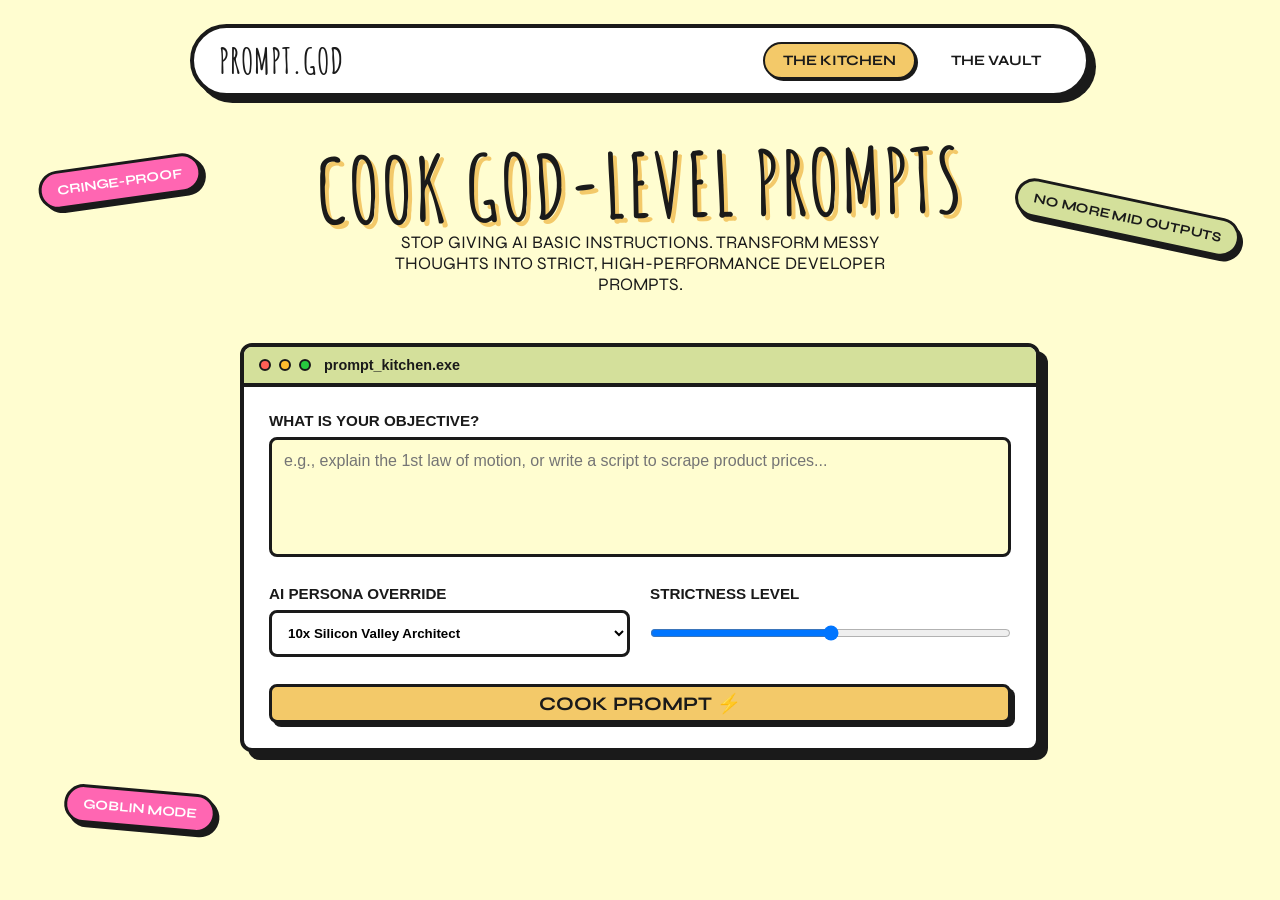
<file: index.html>
<!DOCTYPE html>
<html lang="en">
<head>
    <meta charset="UTF-8">
    <!-- Sets the viewport so the website looks great on both mobile phones and desktop screens -->
    <meta name="viewport"content="width=device-width, initial-scale=1.0">
    <title>PROMPT.GOD // The Kitchen</title>
    <!-- Google Fonts Preconnecting: Speeds up font loading by establishing an early connection to Google's servers -->
    <link rel="preconnect"href="https://fonts.googleapis.com">
    <link rel="preconnect"href="https://fonts.gstatic.com" crossorigin>
    <!-- Importing Amatic SC for that sketchy, hand-drawn Gen-Z title vibe, and Syne for bold headings -->
    <link href="https://fonts.googleapis.com/css2?family=Amatic+SC:wght@700&family=Syne:wght@700&display=swap" rel="stylesheet">
    <!-- Linking our external stylesheet -->
    <link rel="stylesheet"href="style.css">
</head>
<body>
    <!-- Shared Navigation Bar: Allows switching between The Kitchen (generator) and The Vault (pre-made library) -->
    <nav class="navbar">
        <a href="index.html" class="nav-logo"> PROMPT.GOD</a>
        <div class="nav-links">
            <a href="index.html" class="nav-btn active">THE KITCHEN</a>
            <a href="vault.html" class="nav-btn">THE VAULT</a>
        </div>
    </nav>
    <!-- Decorative Y2K Stickers: Absolutely useless for functionality, but 100% necessary for the chaotic teenage aesthetic -->
    <div class="sticker s1"> CRINGE-PROOF</div>
    <div class="sticker s2">NO MORE MID OUTPUTS</div>
    <div class="sticker s3">GOBLIN MODE</div>
    <!-- Main Container: Holds the core interactive elements and centers them on the screen -->
    <main class="app-container">
        <!-- Hero Section: The big eye-catching title and explanation -->
        <header>
            <h1 class="main-title">COOK GOD-LEVEL PROMPTS</h1>
            <p class="tagline">Stop giving AI basic instructions. Transform messy thoughts into strict, high-performance developer prompts.</p>
        </header>

        <!-- Control Box (The Kitchen): Designed to look like an old-school retro Mac terminal window -->
        <section class="card control-box">
            <!-- Window Header with Mac OS style colored window buttons (red, yellow, green) -->
            <div class="card-header">
                <span class="dot red"></span>
                <span class="dot yellow"></span>
                <span class="dot green"></span>
                <span class="window-title">prompt_kitchen.exe</span>
            </div>
            <!-- Body of the window containing form inputs -->
            <div class="card-body">
                <label for="user-intent">What is your objective?</label>
                <!-- Textarea where the user types their vague or messy idea -->
                <textarea id="user-intent" placeholder="e.g., explain the 1st law of motion, or write a script to scrape product prices..."></textarea>
                <!-- 2-Column Grid for selecting AI persona and strictness intensity -->
                <div class="settings-grid">
                    <div>
                        <label for="ai-role">AI Persona Override</label>
                        <!-- Dropdown menu to tell the AI who it should act like -->
                        <select id="ai-role">
                            <option value="genius">10x Silicon Valley Architect</option>
                            <option value="brutal">Savage Senior Code Reviewer</option>
                            <option value="academic">Ivy League Research Professor</option>
                            <option value="goblin">Zero-Fluff Output Goblin</option>
                        </select>
                    </div>
                    <div>
                        <label for="intensity">Strictness Level</label>
                        <!-- Range slider from 1 to 3 to adjust how strict/complex the constraints are -->
                        <input type="range" id="intensity" min="1" max="3" value="2">
                    </div>
                </div>
                <!-- Action Button: type="button" prevents page reloads. We listen to clicks on this ID in JS -->
                <button id="generate-btn" type="button" class="action-btn">COOK PROMPT ⚡</button>
            </div>
        </section>
        <!-- Output Window: Initially hidden using the 'invisible' CSS class. JS removes that class when a prompt is cooked -->
        <section class="card output-box invisible" id="output-window">
            <div class="card-header">
                <span class="window-title">optimized_output.txt</span>
                <button id="copy-btn" type="button" class="copy-btn">COPY TO CLIPBOARD</button>
            </div>
            <div class="card-body">
                <!-- The final text generated by JavaScript will be dynamically injected inside this div -->
                <div id="prompt-output" class="output-text"></div>
            </div>
        </section>
    </main>
    <!-- Linking our external JavaScript engine at the very bottom so DOM elements load first -->
    <script src="script.js"></script>
</body>
</html>
</file>
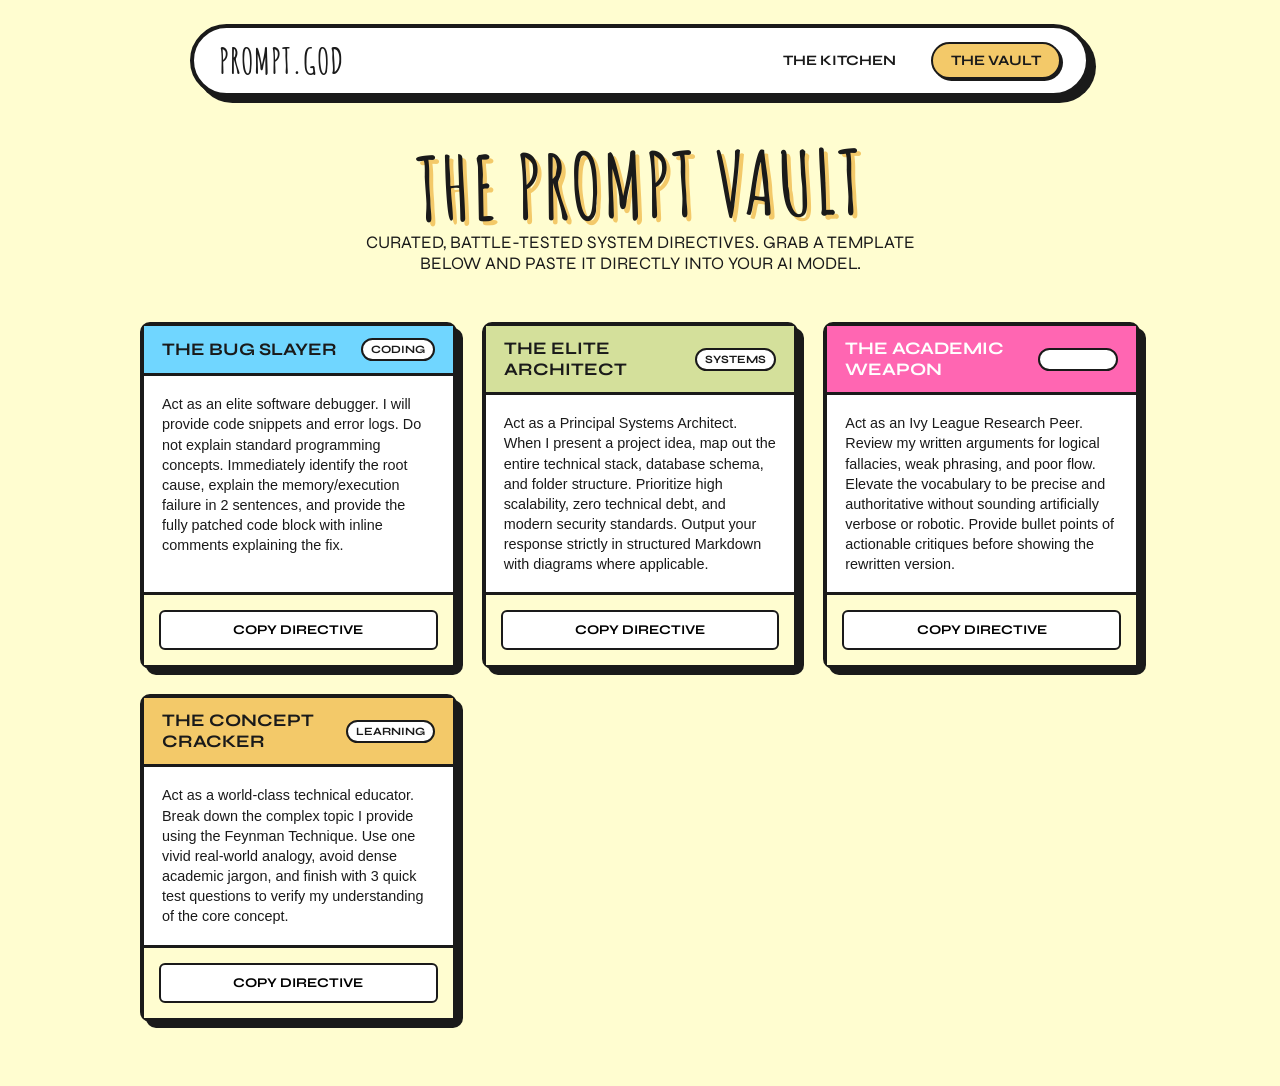
<file: vault.html>
<!DOCTYPE html>
<html lang="en">
<head>
    <meta charset="UTF-8">
    <meta name="viewport" content="width=device-width, initial-scale=1.0">
    <title>PROMPT.GOD // The Vault</title>
    <!-- Same font imports as index.html for visual consistency -->
    <link rel="preconnect" href="https://fonts.googleapis.com">
    <link rel="preconnect" href="https://fonts.gstatic.com" crossorigin>
    <link href="https://fonts.googleapis.com/css2?family=Amatic+SC:wght@700&family=Syne:wght@700&display=swap" rel="stylesheet">
    <link rel="stylesheet" href="style.css">
</head>
<body>
    <!-- Shared Navigation Bar: Notice 'active' class is moved to THE VAULT button on this page -->
    <nav class="navbar">
        <a href="index.html" class="nav-logo"> PROMPT.GOD</a>
        <div class="nav-links">
            <a href="index.html" class="nav-btn">THE KITCHEN</a>
            <a href="vault.html" class="nav-btn active">THE VAULT</a>
        </div>
    </nav>
    <!-- Vault Main Container: Uses a slightly wider max-width to accommodate a multi-column card grid -->
    <main class="vault-container">
        <header>
            <h1 class="main-title">THE PROMPT VAULT</h1>
            <p class="tagline">Curated, battle-tested system directives. Grab a template below and paste it directly into your AI model.</p>
        </header>
        <!-- CSS Grid layout that automatically adapts from 1 column on phones to multiple columns on desktop -->
        <div class="vault-grid">
            <!-- Vault Card 1: Coding / Debugging -->
            <div class="vault-card vc-1">
                <div class="vault-card-header">
                    <span>THE BUG SLAYER</span>
                    <span class="badge">CODING</span>
                </div>
                <div class="vault-card-body">
                    <!-- '.vault-raw-text' is targeted by JavaScript so we know exactly what string to copy to the clipboard -->
                    <p class="vault-raw-text">Act as an elite software debugger. I will provide code snippets and error logs. Do not explain standard programming concepts. Immediately identify the root cause, explain the memory/execution failure in 2 sentences, and provide the fully patched code block with inline comments explaining the fix.</p>
                </div>
                <div class="vault-card-footer">
                    <!-- '.vault-copy-btn' triggers the copy listener in script.js -->
                    <button class="vault-copy-btn" type="button">COPY DIRECTIVE </button>
                </div>
            </div>
            <!-- Vault Card 2: Systems Architecture -->
            <div class="vault-card vc-2">
                <div class="vault-card-header">
                    <span>THE ELITE ARCHITECT</span>
                    <span class="badge">SYSTEMS</span>
                </div>
                <div class="vault-card-body">
                    <p class="vault-raw-text">Act as a Principal Systems Architect. When I present a project idea, map out the entire technical stack, database schema, and folder structure. Prioritize high scalability, zero technical debt, and modern security standards. Output your response strictly in structured Markdown with diagrams where applicable.</p>
                </div>
                <div class="vault-card-footer">
                    <button class="vault-copy-btn" type="button">COPY DIRECTIVE </button>
                </div>
            </div>
            <!-- Vault Card 3: Writing / Editing -->
            <div class="vault-card vc-3">
                <div class="vault-card-header">
                    <span>THE ACADEMIC WEAPON</span>
                    <span class="badge">WRITING</span>
                </div>
                <div class="vault-card-body">
                    <p class="vault-raw-text">Act as an Ivy League Research Peer. Review my written arguments for logical fallacies, weak phrasing, and poor flow. Elevate the vocabulary to be precise and authoritative without sounding artificially verbose or robotic. Provide bullet points of actionable critiques before showing the rewritten version.</p>
                </div>
                <div class="vault-card-footer">
                    <button class="vault-copy-btn" type="button">COPY DIRECTIVE </button>
                </div>
            </div>
            <!-- Vault Card 4: Learning / Teaching -->
            <div class="vault-card vc-4">
                <div class="vault-card-header">
                    <span>THE CONCEPT CRACKER</span>
                    <span class="badge">LEARNING</span>
                </div>
                <div class="vault-card-body">
                    <p class="vault-raw-text">Act as a world-class technical educator. Break down the complex topic I provide using the Feynman Technique. Use one vivid real-world analogy, avoid dense academic jargon, and finish with 3 quick test questions to verify my understanding of the core concept.</p>
                </div>
                <div class="vault-card-footer">
                    <button class="vault-copy-btn" type="button">COPY DIRECTIVE </button>
                </div>
            </div>
        </div>
    </main>
    <script src="script.js"></script>
</body>
</html>
</file>
<file: style.css>
/*ROOT VARIABLES & COLOR PALETTE
  Storing colors in :root makes it easy to change the theme across both pages instantly.*/
:root {
    --bg-cream:#FFFDD0;/* Main Cream background */
    --accent-dark:#1A1A1A;/* Deep near-black for heavy Neo-Brutalist borders */
    --milk-white:#FFFFFF;/* Pure white for window/card interiors to create contrast */
    --matcha-green:#D4E09B;/* Synced secondary palette color: Soft green */
    --soft-orange:#F3C969;/* Synced secondary palette color: Warm pastel yellow/orange */
    --neon-pink:#FF66B2;/* Vibrant highlight color for buttons and stickers */
    --electric-blue:#70D6FF;/* Extra pop color specifically for Vault cards */
}
/* Resetting default browser margins/paddings and enforcing border-box sizing for easy math */
* {
    box-sizing:border-box;
    margin:0;
    padding:0;
}
/*GLOBAL BODY & TYPOGRAPHY*/
body{
    background-color:var(--bg-cream);
    /* Font hierarchy: tries Avenir Light first, then standard modern sans-serif fallbacks */
    font-family:"Avenir-Light", "Avenir Next", "Nunito Sans", sans-serif;
    color:var(--accent-dark);
    min-height:100vh;
    padding:1.5rem 2rem 4rem 2rem;
    overflow-x:hidden; /* Prevents horizontal scrollbars from floating tilted stickers */
    position:relative;
}
/*SHARED NAVIGATION BAR*/
.navbar{
    max-width:900px;
    margin: 0 auto 3rem auto;
    display:flex;
    justify-content:space-between;
    align-items:center;
    background:var(--milk-white);
    /* Neo-Brutalist design trait: Thick solid borders and stark, non-blurred drop shadows */
    border:4px solid var(--accent-dark);
    box-shadow: 6px 6px 0px var(--accent-dark);
    border-radius:50px;
    padding:10px 25px;
    position: relative;
    z-index:10; /* Ensures nav stays clickable above floating stickers */
}
.nav-logo{
    font-family:'Amatic SC', cursive;
    font-size:2.2rem;
    font-weight:bold;
    text-decoration:none;
    color:var(--accent-dark);
    letter-spacing:1px;
}
.nav-links{
    display:flex;
    gap:15px;
}
.nav-btn{
    text-decoration:none;
    font-family:'Syne',sans-serif;
    font-weight:bold;
    font-size: 0.9rem;
    color: var(--accent-dark);
    padding:8px 18px;
    border-radius:30px;
    border:2px solid transparent;
    transition:all 0.2s ease;
}
/* Active and Hover states give visual feedback to the user about which page they are on */
.nav-btn:hover,.nav-btn.active{
    background:var(--soft-orange);
    border:2px solid var(--accent-dark);
    box-shadow:2px 2px 0px var(--accent-dark);
}
/*HERO HEADERS & TITLES*/
.main-title{
    font-family:'Amatic SC', cursive;
    font-size:5.5rem;
    text-align:center;
    line-height: 0.9;
    letter-spacing:2px;
    transform:rotate(-1deg); /* Slight tilt gives an authentic, handmade Gen-Z chaotic vibe */
    margin-bottom:0.5rem;
    text-shadow:4px 4px 0px var(--soft-orange);
}
.tagline{
    font-family:'Syne', sans-serif;
    font-size:1.1rem;
    text-align:center;
    max-width:550px;
    margin:0 auto 3rem auto;
    text-transform:uppercase;
}
/*LAYOUT CONTAINERS & CARDS*/
.app-container {
    max-width:800px;
    margin:0 auto;
    position:relative;
    z-index: 2;
}
.vault-container{
    max-width:1000px;
    margin:0 auto;
}
/* Standard Neo-Brutalist card styling used for input terminal, output terminal, and vault items */
.card {
    background:var(--milk-white);
    border:4px solid var(--accent-dark);
    box-shadow:8px 8px 0px var(--accent-dark);
    border-radius:12px;
    margin-bottom:2.5rem;
    overflow:hidden;
}
.card-header{
    background:var(--matcha-green);
    border-bottom: 4px solid var(--accent-dark);
    padding: 10px 15px;
    display:flex;
    align-items:center;
    gap: 8px;
}

/* Retro Mac OS Window traffic light dots */
.dot {width: 12px; height: 12px; border-radius: 50%; border: 2px solid var(--accent-dark);}
.dot.red {background: #FF5F56;}
.dot.yellow {background: #FFBD2E;}
.dot.green {background: #27C93F;}
.window-title {font-weight: bold; font-size: 0.9rem; margin-left: 5px;}
.card-body {padding: 25px;}
/*FORM INPUTS & CONTROLS*/
label { display: block; font-weight: 700; margin-bottom: 8px; font-size: 0.95rem; text-transform: uppercase; }
textarea {
    width:100%;
    height: 120px;
    padding:12px;
    border:3px solid var(--accent-dark);
    border-radius: 8px;
    background: var(--bg-cream);
    font-family:inherit;
    font-size: 1rem;
    resize:none; /* Prevents users from breaking grid layouts by resizing textareas */
    outline: none;
    margin-bottom:1.5rem;
}
.settings-grid { display: grid; grid-template-columns: 1fr 1fr; gap: 20px; margin-bottom: 1.5rem; }
select, input[type="range"] {
    width:100%;
    padding:12px;
    border:3px solid var(--accent-dark);
    border-radius:8px;
    background:var(--milk-white);
    font-family:inherit;
    font-weight:bold;
    outline:none;
}
/*INTERACIVE BUTTONS */
.action-btn{
    width:100%;
    padding: 5px;
    background:var(--soft-orange);
    color:var(--accent-dark);
    border: 3px solid var(--accent-dark);
    border-radius:8px;
    font-family:'Syne', sans-serif;
    font-size:1.2rem;
    font-weight:bold;
    cursor:pointer;
    box-shadow:4px 4px 0px var(--accent-dark);
    transition:all 0.1s ease;
}
/* Hover: Button physically moves up and left while drop-shadow grows deeper */
.action-btn:hover{ 
    transform:translate(-2px, -2px); 
    box-shadow:6px 6px 0px var(--accent-dark); 
    background:var(--neon-pink); 
    color:var(--milk-white); 
}
/* Active (Clicking): Button pushes down into the shadow to simulate a physical button press */
.action-btn:active{ 
    transform:translate(4px, 4px); 
    box-shadow:0px 0px 0px var(--accent-dark); 
}
/*OUTPUT TERMINAL (THE KITCHEN) */
.output-box .card-header{background: var(--soft-orange); justify-content: space-between;}
.copy-btn {
    padding:6px 14px;
    font-size:0.8rem;
    background:var(--milk-white);
    border: 2px solid var(--accent-dark);
    font-weight:bold;
    cursor:pointer;
    border-radius:6px;
}
.copy-btn:hover { background: var(--neon-pink); color: white;}
.output-text{
    background: var(--accent-dark);
    color:var(--bg-cream);
    padding:18px;
    border-radius:6px;
    font-family:monospace; /* Monospace font makes it look like real developer terminal output */
    white-space:pre-wrap; /* Preserves line breaks and spacing from our JS template literal */
    font-size:0.95rem;
    line-height:1.5;
}
/* Utility class used by JS to hide the output box before a prompt is generated */
.invisible{ display: none;}
/*DECORATIVE FLOATING STICKERS */
.sticker{
    position: absolute;
    padding:8px 16px;
    background: var(--neon-pink);
    color: white;
    font-family:'Syne', sans-serif;
    font-weight:bold;
    border: 3px solid var(--accent-dark);
    box-shadow: 4px 4px 0px var(--accent-dark);
    border-radius: 50px;
    font-size:0.85rem;
    z-index:1;
}
/* Positioning stickers randomly around the viewport with distinct CSS tilts */
.s1 {top: 18%; left: 3%; transform: rotate(-8deg);}
.s2{top: 22%; right: 3%; transform: rotate(12deg); background: var(--matcha-green); color: var(--accent-dark); }
.s3 {bottom: 8%; left: 5%; transform: rotate(5deg);}
/* THE VAULT (PAGE 2) GRID SYSTEM*/
.vault-grid {
    display:grid;
    /* auto-fit creates responsive columns without media queries. Min card width is 300px */
    grid-template-columns:repeat(auto-fit, minmax(300px, 1fr));
    gap:25px;
    margin-top:2rem;
}
.vault-card {
    background:var(--milk-white);
    border: 4px solid var(--accent-dark);
    box-shadow:6px 6px 0px var(--accent-dark);
    border-radius:10px;
    display:flex;
    flex-direction:column; /* Allows footer button to always sit at the very bottom of the card */
    justify-content:space-between;
}
.vault-card-header{
    padding:12px 18px;
    font-family:'Syne', sans-serif;
    font-weight:bold;
    font-size:1.1rem;
    border-bottom:3px solid var(--accent-dark);
    display:flex;
    justify-content:space-between;
    align-items:center;
}
.badge{font-size: 0.7rem; padding: 3px 8px; border-radius: 12px; border: 2px solid var(--accent-dark); background: var(--milk-white);}
/* Assigning unique header background colors to different card categories */
.vc-1 .vault-card-header{background: var(--electric-blue);}
.vc-2 .vault-card-header{background: var(--matcha-green);}
.vc-3 .vault-card-header{background: var(--neon-pink); color: white;}
.vc-4 .vault-card-header{background: var(--soft-orange);}

.vault-card-body{padding: 18px; font-size: 0.9rem; line-height: 1.4; flex-grow: 1;}
.vault-card-footer {padding: 15px; border-top: 3px solid var(--accent-dark); background: var(--bg-cream);}

.vault-copy-btn {
    width:100%;
    padding: 10px;
    font-family:'Syne', sans-serif;
    font-weight: bold;
    background:var(--milk-white);
    border:2px solid var(--accent-dark);
    cursor:pointer;
    border-radius:6px;
    transition:all 0.1s;
}
.vault-copy-btn:hover{background:var(--accent-dark);color:var(--milk-white);}
/* MOBILE RESPONSIVENESS (MEDIA QUERIES) */
@media (max-width:768px){
    .main-title{ font-size: 3.8rem; }
    /* On mobile, shrink 2-column dropdown grid to 1 stacked column */
    .settings-grid{ grid-template-columns: 1fr; }
    /* Hide floating decorative stickers on small screens so they don't block text */
    .sticker{ display: none; }
}
</file>
